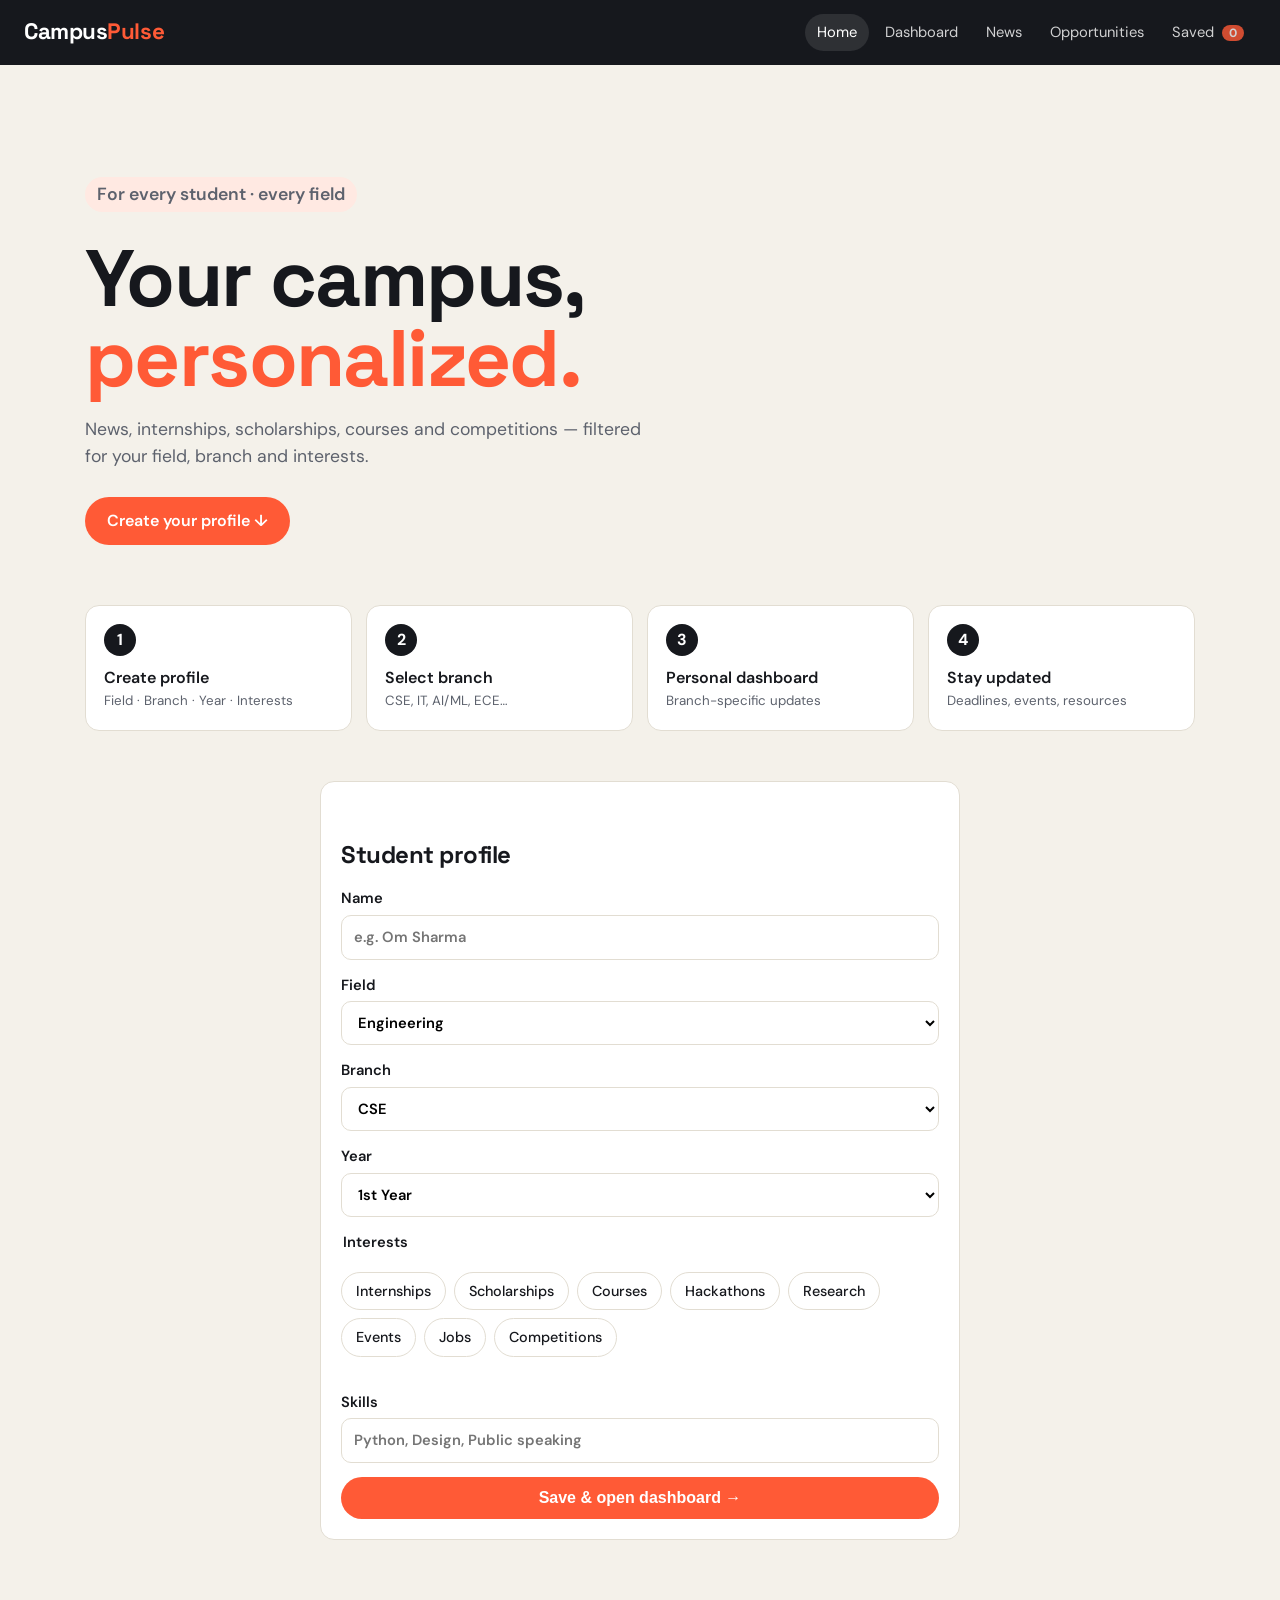
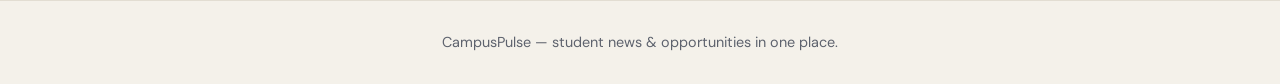
<file: index.html>
<!DOCTYPE html><html lang="en"><head><meta charset="UTF-8"><meta name="viewport" content="width=device-width,initial-scale=1"><title>Home · CampusPulse</title><link rel="stylesheet" href="style.css"><link href="https://fonts.googleapis.com/css2?family=Space+Grotesk:wght@500;700&family=DM+Sans:wght@400;600&display=swap" rel="stylesheet"></head><body data-page="home"><header class="nav"><a href="index.html" class="logo">Campus<span>Pulse</span></a><nav><a href="index.html">Home</a><a href="dashboard.html">Dashboard</a><a href="news.html">News</a><a href="opportunities.html">Opportunities</a><a href="bookmarks.html">Saved <b id="bmCount">0</b></a></nav></header><main>
<section class="hero"><p class="tag">For every student · every field</p><h1>Your campus,<br><em>personalized.</em></h1><p>News, internships, scholarships, courses and competitions — filtered for your field, branch and interests.</p><a href="#profile" class="btn">Create your profile ↓</a></section>
<section class="flow"><div><b>1</b>Create profile<small>Field · Branch · Year · Interests</small></div><div><b>2</b>Select branch<small>CSE, IT, AI/ML, ECE…</small></div><div><b>3</b>Personal dashboard<small>Branch-specific updates</small></div><div><b>4</b>Stay updated<small>Deadlines, events, resources</small></div></section>
<section id="profile" class="card form"><h2>Student profile</h2>
<form id="profileForm">
<label>Name<input name="name" required placeholder="e.g. Om Sharma"></label>
<label>Field<select name="field" id="fieldSel" required></select></label>
<label>Branch<select name="branch" id="branchSel" required></select></label>
<label>Year<select name="year"><option>1st Year</option><option>2nd Year</option><option>3rd Year</option><option>4th Year</option><option>Postgraduate</option></select></label>
<fieldset><legend>Interests</legend><div id="interestBox" class="chips"></div></fieldset>
<label>Skills<input name="skills" placeholder="Python, Design, Public speaking"></label>
<button class="btn" type="submit">Save & open dashboard →</button></form></section>
</main><footer>CampusPulse — student news & opportunities in one place.</footer><script src="data.js"></script><script src="app.js"></script></body></html>
</file>
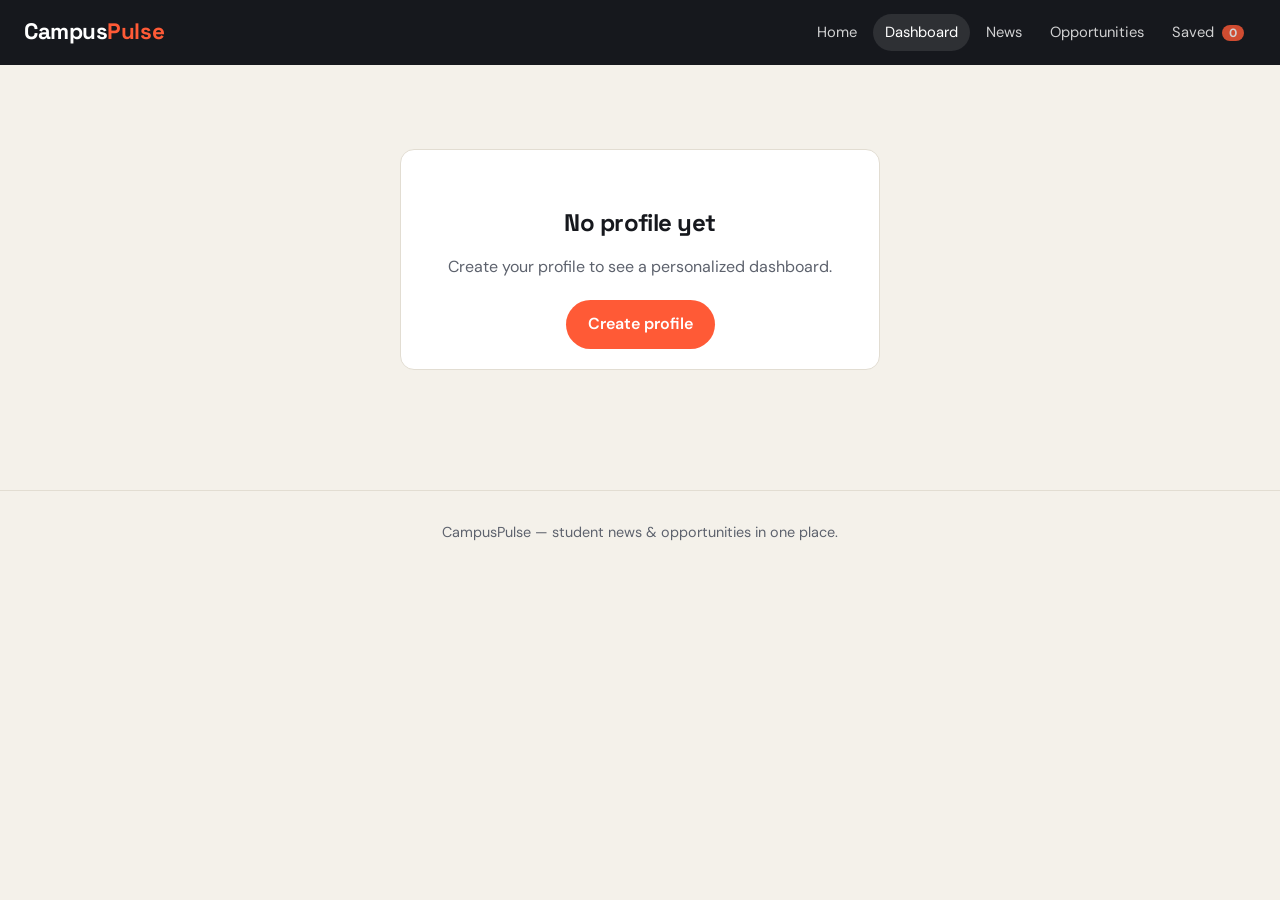
<file: dashboard.html>
<!DOCTYPE html><html lang="en"><head><meta charset="UTF-8"><meta name="viewport" content="width=device-width,initial-scale=1"><title>Dashboard · CampusPulse</title><link rel="stylesheet" href="style.css"><link href="https://fonts.googleapis.com/css2?family=Space+Grotesk:wght@500;700&family=DM+Sans:wght@400;600&display=swap" rel="stylesheet"></head><body data-page="dashboard"><header class="nav"><a href="index.html" class="logo">Campus<span>Pulse</span></a><nav><a href="index.html">Home</a><a href="dashboard.html">Dashboard</a><a href="news.html">News</a><a href="opportunities.html">Opportunities</a><a href="bookmarks.html">Saved <b id="bmCount">0</b></a></nav></header><main>
<section class="welcome" id="welcome"></section>
<section class="stats" id="stats"></section>
<h2>Upcoming deadlines</h2><div id="deadlines" class="list"></div>
<h2>News for your branch</h2><div id="dashNews" class="grid"></div>
<h2>Recommended opportunities</h2><div id="dashOpps" class="grid"></div>
</main><footer>CampusPulse — student news & opportunities in one place.</footer><script src="data.js"></script><script src="app.js"></script></body></html>
</file>
<file: style.css>
:root{--bg:#f4f1ea;--ink:#16181d;--muted:#5d626d;--card:#fff;--line:#e2ddd2;--accent:#ff5a36;--accent2:#1f4fff;--soft:#ffe9e2;--r:14px}
*{box-sizing:border-box;margin:0}
body{font-family:"DM Sans",system-ui,sans-serif;background:var(--bg);color:var(--ink);line-height:1.55}
h1,h2,h3,.logo{font-family:"Space Grotesk",sans-serif;letter-spacing:-.02em}
main{max-width:1150px;margin:auto;padding:24px 20px 60px}
a{color:inherit}
.nav{position:sticky;top:0;z-index:10;display:flex;justify-content:space-between;align-items:center;flex-wrap:wrap;gap:10px;padding:14px 24px;background:var(--ink);color:#fff}
.logo{font-size:1.4rem;font-weight:700;text-decoration:none}.logo span{color:var(--accent)}
.nav nav{display:flex;gap:4px;flex-wrap:wrap}
.nav nav a{text-decoration:none;padding:7px 12px;border-radius:99px;font-size:.92rem;opacity:.8;transition:.2s}
.nav nav a:hover,.nav nav a.active{opacity:1;background:#ffffff1a}
.nav b{background:var(--accent);border-radius:99px;padding:0 7px;font-size:.75rem;margin-left:4px}
.hero{padding:70px 0 40px;animation:up .6s ease}
.hero h1{font-size:clamp(2.6rem,7vw,5rem);line-height:1}.hero em{color:var(--accent);font-style:normal}
.hero p{max-width:560px;margin:18px 0 26px;color:var(--muted);font-size:1.1rem}
.tag{display:inline-block;background:var(--soft);color:var(--accent);padding:4px 12px;border-radius:99px;font-weight:600;font-size:.85rem}
.btn{display:inline-block;background:var(--accent);color:#fff;border:0;padding:12px 22px;border-radius:99px;font-weight:600;cursor:pointer;text-decoration:none;font-size:1rem;transition:.2s}
.btn:hover{transform:translateY(-2px);box-shadow:0 8px 20px #ff5a3655}
.flow{display:grid;grid-template-columns:repeat(4,1fr);gap:14px;margin:20px 0 50px}
.flow div{background:var(--card);border:1px solid var(--line);border-radius:var(--r);padding:18px;font-weight:600;display:flex;flex-direction:column}
.flow b{width:32px;height:32px;display:grid;place-items:center;border-radius:50%;background:var(--ink);color:#fff;margin-bottom:10px}
.flow small{color:var(--muted);font-weight:400}
.card{background:var(--card);border:1px solid var(--line);border-radius:var(--r);padding:20px}
.form{max-width:640px;margin:auto}.form h2{margin-bottom:14px}
form{display:grid;gap:14px}
label{display:grid;gap:5px;font-weight:600;font-size:.92rem}
input,select{font:inherit;padding:10px 12px;border:1px solid var(--line);border-radius:10px;background:#fff}
input:focus,select:focus{outline:2px solid var(--accent2);border-color:transparent}
fieldset{border:0;padding:0}legend{font-weight:600;font-size:.92rem;margin-bottom:6px}
.chips{display:flex;flex-wrap:wrap;gap:8px;margin:12px 0 20px}
.chip{display:inline-flex;align-items:center;gap:6px;padding:7px 14px;border:1px solid var(--line);border-radius:99px;background:#fff;cursor:pointer;font:inherit;font-size:.9rem;font-weight:500}
.chip input{display:none}.chip:has(input:checked),.chip.active{background:var(--ink);color:#fff;border-color:var(--ink)}
.page{font-size:2.4rem;margin:10px 0 18px}
.toolbar{display:flex;gap:10px;flex-wrap:wrap;align-items:center}.toolbar input[type=text],#search{flex:1;min-width:220px}
.mine{display:flex;align-items:center;gap:6px;font-weight:500}
.grid{display:grid;grid-template-columns:repeat(auto-fill,minmax(300px,1fr));gap:16px}
.item{display:flex;flex-direction:column;gap:8px;transition:.2s;animation:up .4s ease}
.item:hover{transform:translateY(-3px);box-shadow:0 10px 24px #0000000f}
.item p{color:var(--muted);font-size:.95rem}.item .org{font-weight:600;color:var(--accent2)}
.item ul{padding-left:18px;font-size:.9rem;color:var(--muted)}
.meta,.foot{display:flex;justify-content:space-between;align-items:center;font-size:.82rem;color:var(--muted)}.foot{margin-top:auto}
.pill{background:var(--soft);color:var(--accent);padding:2px 10px;border-radius:99px;font-weight:600}
.dl{font-weight:600}.dl.soon{color:var(--accent)}.dl.closed{color:#999}
.bm{border:0;background:none;font-size:1.4rem;cursor:pointer;color:var(--muted)}.bm.on{color:#f5a400}
h2{margin:34px 0 14px}
.welcome{padding:30px 0 10px}.welcome h1{font-size:2.4rem}.welcome p{color:var(--muted)}.link{color:var(--accent2);font-weight:600}
.stats{display:grid;grid-template-columns:repeat(4,1fr);gap:14px;margin-top:18px}
.stat b{display:block;font-size:2rem;font-family:"Space Grotesk"}.stat span{color:var(--muted);font-size:.9rem}
.list{background:var(--card);border:1px solid var(--line);border-radius:var(--r)}
.row{display:flex;justify-content:space-between;gap:10px;padding:14px 18px;border-bottom:1px solid var(--line)}.row:last-child{border:0}.row small{color:var(--muted)}
.empty{color:var(--muted);padding:20px 0}.empty-state{text-align:center;margin:60px auto;max-width:480px}.empty-state p{margin:10px 0 20px;color:var(--muted)}
footer{text-align:center;padding:30px;color:var(--muted);font-size:.9rem;border-top:1px solid var(--line)}
@keyframes up{from{opacity:0;transform:translateY(12px)}to{opacity:1}}
@media(max-width:760px){.flow,.stats{grid-template-columns:1fr 1fr}.nav{justify-content:center}.hero{padding-top:40px}}
</file>
